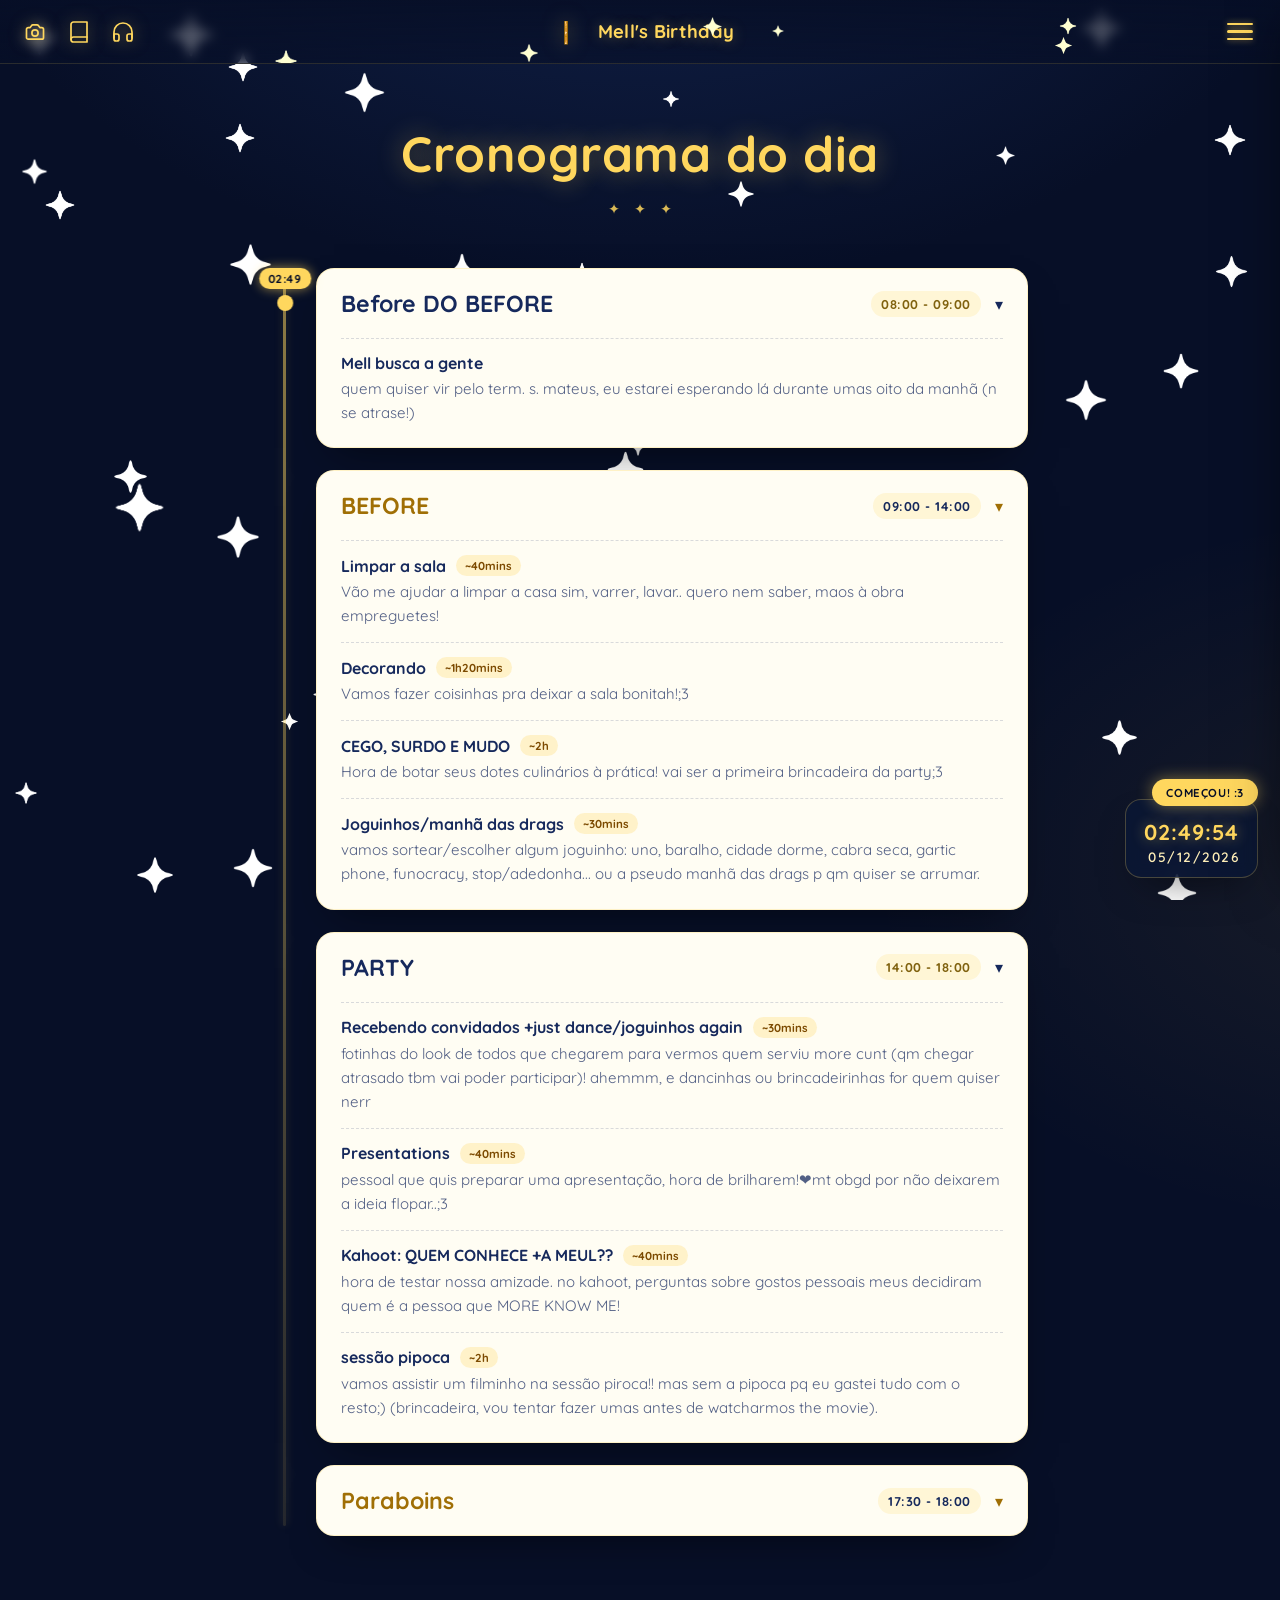
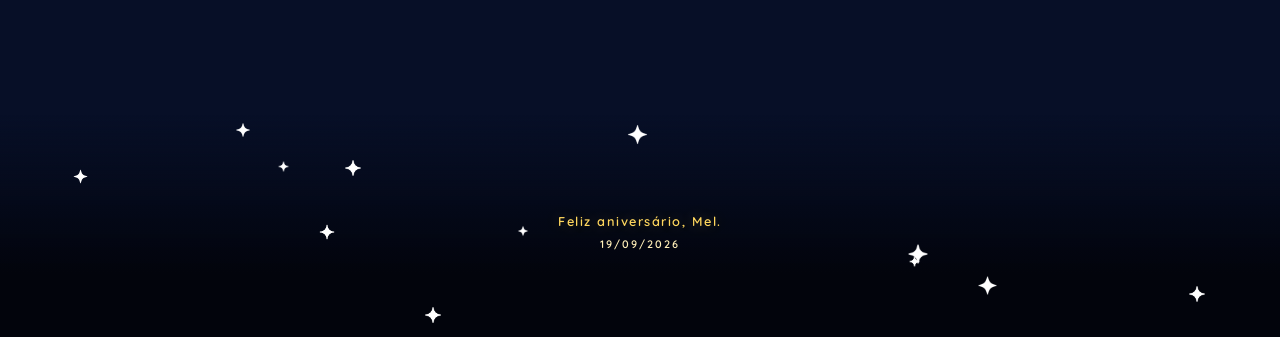
<file: index.html>
<!DOCTYPE html>
<html lang="pt-BR">
<head>
  <meta charset="UTF-8">
  <meta name="viewport" content="width=device-width, initial-scale=1.0">
  <meta name="theme-color" content="#0a1737">
  <title>Mell's Birthday — 19/09/2026</title>
  <link rel="manifest" href="manifest.webmanifest">
  <link rel="icon" type="image/gif" href="assets/pikura-star-20750_512.gif">
  <link rel="apple-touch-icon" href="assets/branding.png">
  <link rel="preconnect" href="https://fonts.googleapis.com">
  <link rel="preconnect" href="https://fonts.gstatic.com" crossorigin>
  <link href="https://fonts.googleapis.com/css2?family=Quicksand:wght@400;500;600;700&display=swap" rel="stylesheet">
  <link rel="stylesheet" href="css/base.css">
  <link rel="stylesheet" href="css/index.css">
</head>
<body>
  <main class="page" id="page">
    <header class="hero">
      <h1 class="hero-title">Cronograma do dia</h1>
      <div class="hero-deco" aria-hidden="true">
        <span>&#10022;</span><span>&#10022;</span><span>&#10022;</span>
      </div>
    </header>

    <section class="timeline" id="timeline" aria-label="Cronograma de eventos do dia">
      <div class="timeline-track" aria-hidden="true"></div>

      <div class="timeline-pointer" aria-hidden="true">
        <span class="pointer-chip" id="pointer-chip">--:--</span>
        <span class="pointer-ball"></span>
      </div>

      <div class="event-list">

        <article class="event-card" data-start="08:00" data-end="09:00">
          <button type="button" class="event-head" aria-expanded="true">
            <span class="event-title">Before DO BEFORE</span>
            <span class="event-time">08:00 - 09:00</span>
            <span class="event-chevron" aria-hidden="true"></span>
          </button>
          <div class="event-body">
            <ul class="event-items">
              <li class="event-item">
                <div class="item-head">
                  <span class="item-tag">Mell busca a gente</span>
                </div>
                <p class="item-desc">quem quiser vir pelo term. s. mateus, eu estarei esperando lá durante umas oito da manhã (n se atrase!)</p>
              </li>
            </ul>
          </div>
        </article>

        <article class="event-card" data-start="09:00" data-end="14:00">
          <button type="button" class="event-head" aria-expanded="true">
            <span class="event-title">BEFORE</span>
            <span class="event-time">09:00 - 14:00</span>
            <span class="event-chevron" aria-hidden="true"></span>
          </button>
          <div class="event-body">
            <ul class="event-items">
              <li class="event-item">
                <div class="item-head">
                  <span class="item-tag">Limpar a sala</span>
                  <span class="item-dur">~40mins</span>
                </div>
                <p class="item-desc">Vão me ajudar a limpar a casa sim, varrer, lavar.. quero nem saber, maos à obra empreguetes!</p>
              </li>
              <li class="event-item">
                <div class="item-head">
                  <span class="item-tag">Decorando</span>
                  <span class="item-dur">~1h20mins</span>
                </div>
                <p class="item-desc">Vamos fazer coisinhas pra deixar a sala bonitah!;3</p>
              </li>
              <li class="event-item">
                <div class="item-head">
                  <span class="item-tag">CEGO, SURDO E MUDO</span>
                  <span class="item-dur">~2h</span>
                </div>
                <p class="item-desc">Hora de botar seus dotes culinários à prática! vai ser a primeira brincadeira da party;3</p>
              </li>
              <li class="event-item">
                <div class="item-head">
                  <span class="item-tag">Joguinhos/manhã das drags</span>
                  <span class="item-dur">~30mins</span>
                </div>
                <p class="item-desc">vamos sortear/escolher algum joguinho: uno, baralho, cidade dorme, cabra seca, gartic phone, funocracy, stop/adedonha... ou a pseudo manhã das drags p qm quiser se arrumar.</p>
              </li>
            </ul>
          </div>
        </article>

        <article class="event-card" data-start="14:00" data-end="18:00">
          <button type="button" class="event-head" aria-expanded="true">
            <span class="event-title">PARTY</span>
            <span class="event-time">14:00 - 18:00</span>
            <span class="event-chevron" aria-hidden="true"></span>
          </button>
          <div class="event-body">
            <ul class="event-items">
              <li class="event-item">
                <div class="item-head">
                  <span class="item-tag">Recebendo convidados +just dance/joguinhos again</span>
                  <span class="item-dur">~30mins</span>
                </div>
                <p class="item-desc">fotinhas do look de todos que chegarem para vermos quem serviu more cunt (qm chegar atrasado tbm vai poder participar)! ahemmm, e dancinhas ou brincadeirinhas for quem quiser nerr</p>
              </li>
              <li class="event-item">
                <div class="item-head">
                  <span class="item-tag">Presentations</span>
                  <span class="item-dur">~40mins</span>
                </div>
                <p class="item-desc">pessoal que quis preparar uma apresentação, hora de brilharem!❤️mt obgd por não deixarem a ideia flopar..;3</p>
              </li>
              <li class="event-item">
                <div class="item-head">
                  <span class="item-tag">Kahoot: QUEM CONHECE +A MEUL??</span>
                  <span class="item-dur">~40mins</span>
                </div>
                <p class="item-desc">hora de testar nossa amizade. no kahoot, perguntas sobre gostos pessoais meus decidiram quem é a pessoa que MORE KNOW ME!</p>
              </li>
              <li class="event-item">
                <div class="item-head">
                  <span class="item-tag">sessão pipoca</span>
                  <span class="item-dur">~2h</span>
                </div>
                <p class="item-desc">vamos assistir um filminho na sessão piroca!! mas sem a pipoca pq eu gastei tudo com o resto;) (brincadeira, vou tentar fazer umas antes de watcharmos the movie).</p>
              </li>
            </ul>
          </div>
        </article>

        <article class="event-card" data-start="17:30" data-end="18:00">
          <button type="button" class="event-head" aria-expanded="true">
            <span class="event-title">Paraboins</span>
            <span class="event-time">17:30 - 18:00</span>
            <span class="event-chevron" aria-hidden="true"></span>
          </button>
          <div class="event-body"></div>
        </article>

      </div>
    </section>
  </main>

  <script src="js/base.js"></script>
  <script src="js/index.js"></script>
</body>
</html>
</file>
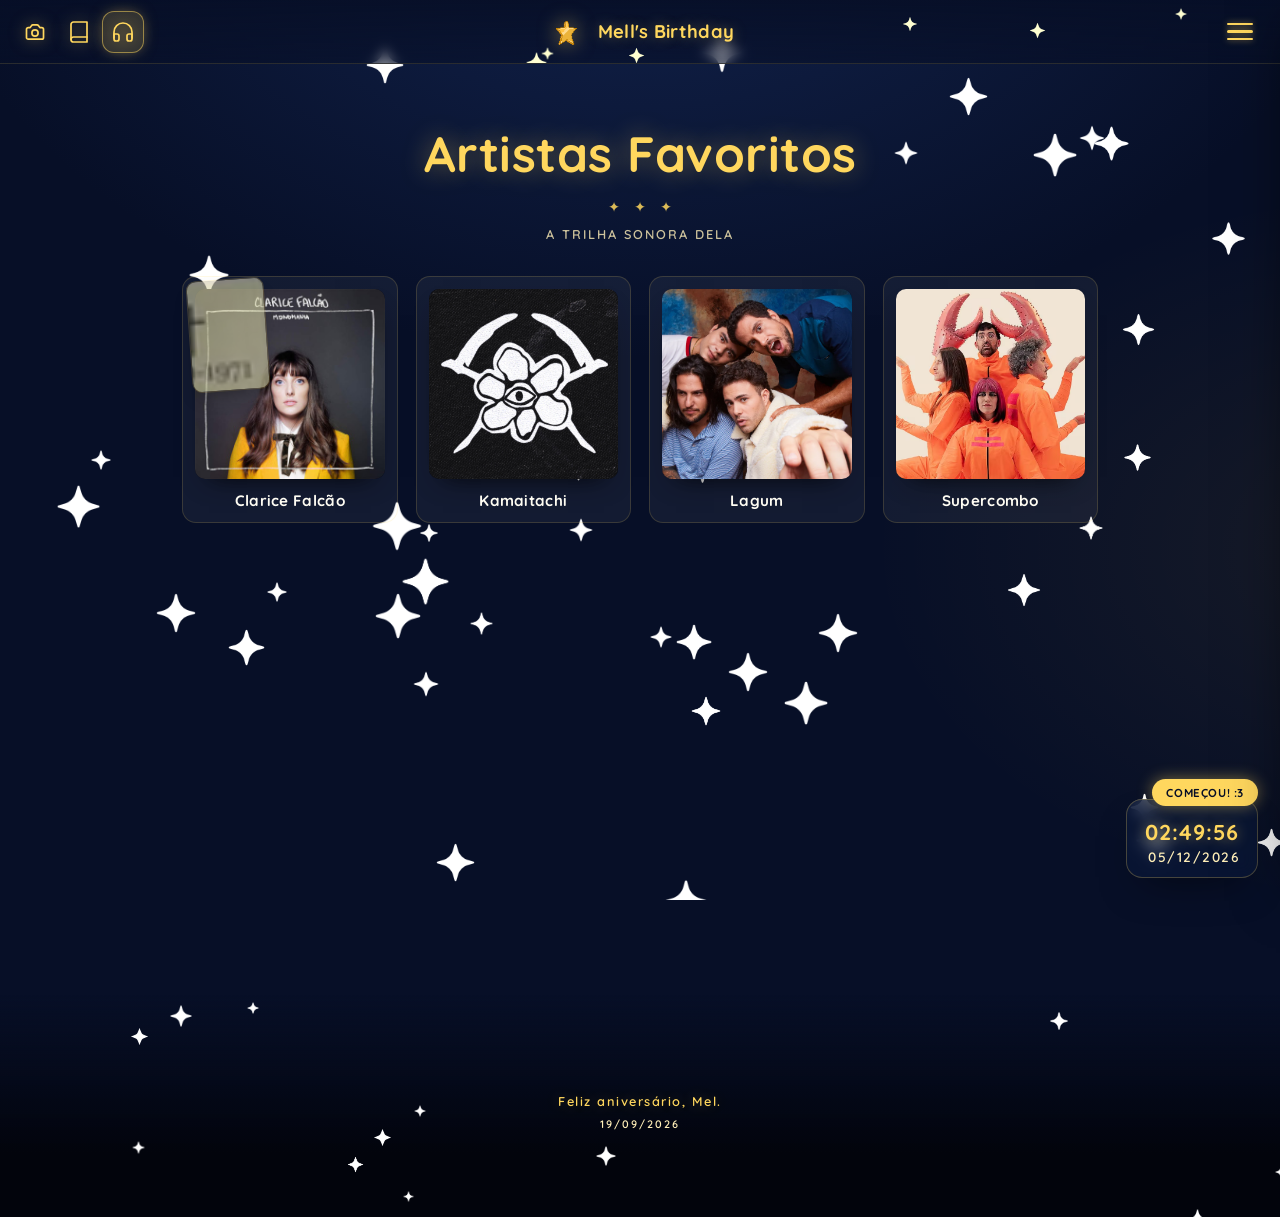
<file: artistas.html>
<!DOCTYPE html>
<html lang="pt-BR">
<head>
  <meta charset="UTF-8">
  <meta name="viewport" content="width=device-width, initial-scale=1.0">
  <meta name="theme-color" content="#0a1737">
  <title>Artistas Favoritos — Mell's Birthday</title>
  <link rel="manifest" href="manifest.webmanifest">
  <link rel="icon" type="image/gif" href="assets/pikura-star-20750_512.gif">
  <link rel="apple-touch-icon" href="assets/branding.png">
  <link rel="preconnect" href="https://fonts.googleapis.com">
  <link rel="preconnect" href="https://fonts.gstatic.com" crossorigin>
  <link href="https://fonts.googleapis.com/css2?family=Quicksand:wght@400;500;600;700&display=swap" rel="stylesheet">
  <link rel="stylesheet" href="css/base.css">
  <link rel="stylesheet" href="css/artistas.css">
</head>
<body>
  <main class="page page--artistas" id="page"></main>

  <script src="js/base.js"></script>
  <script src="js/artistas.js"></script>
</body>
</html>
</file>
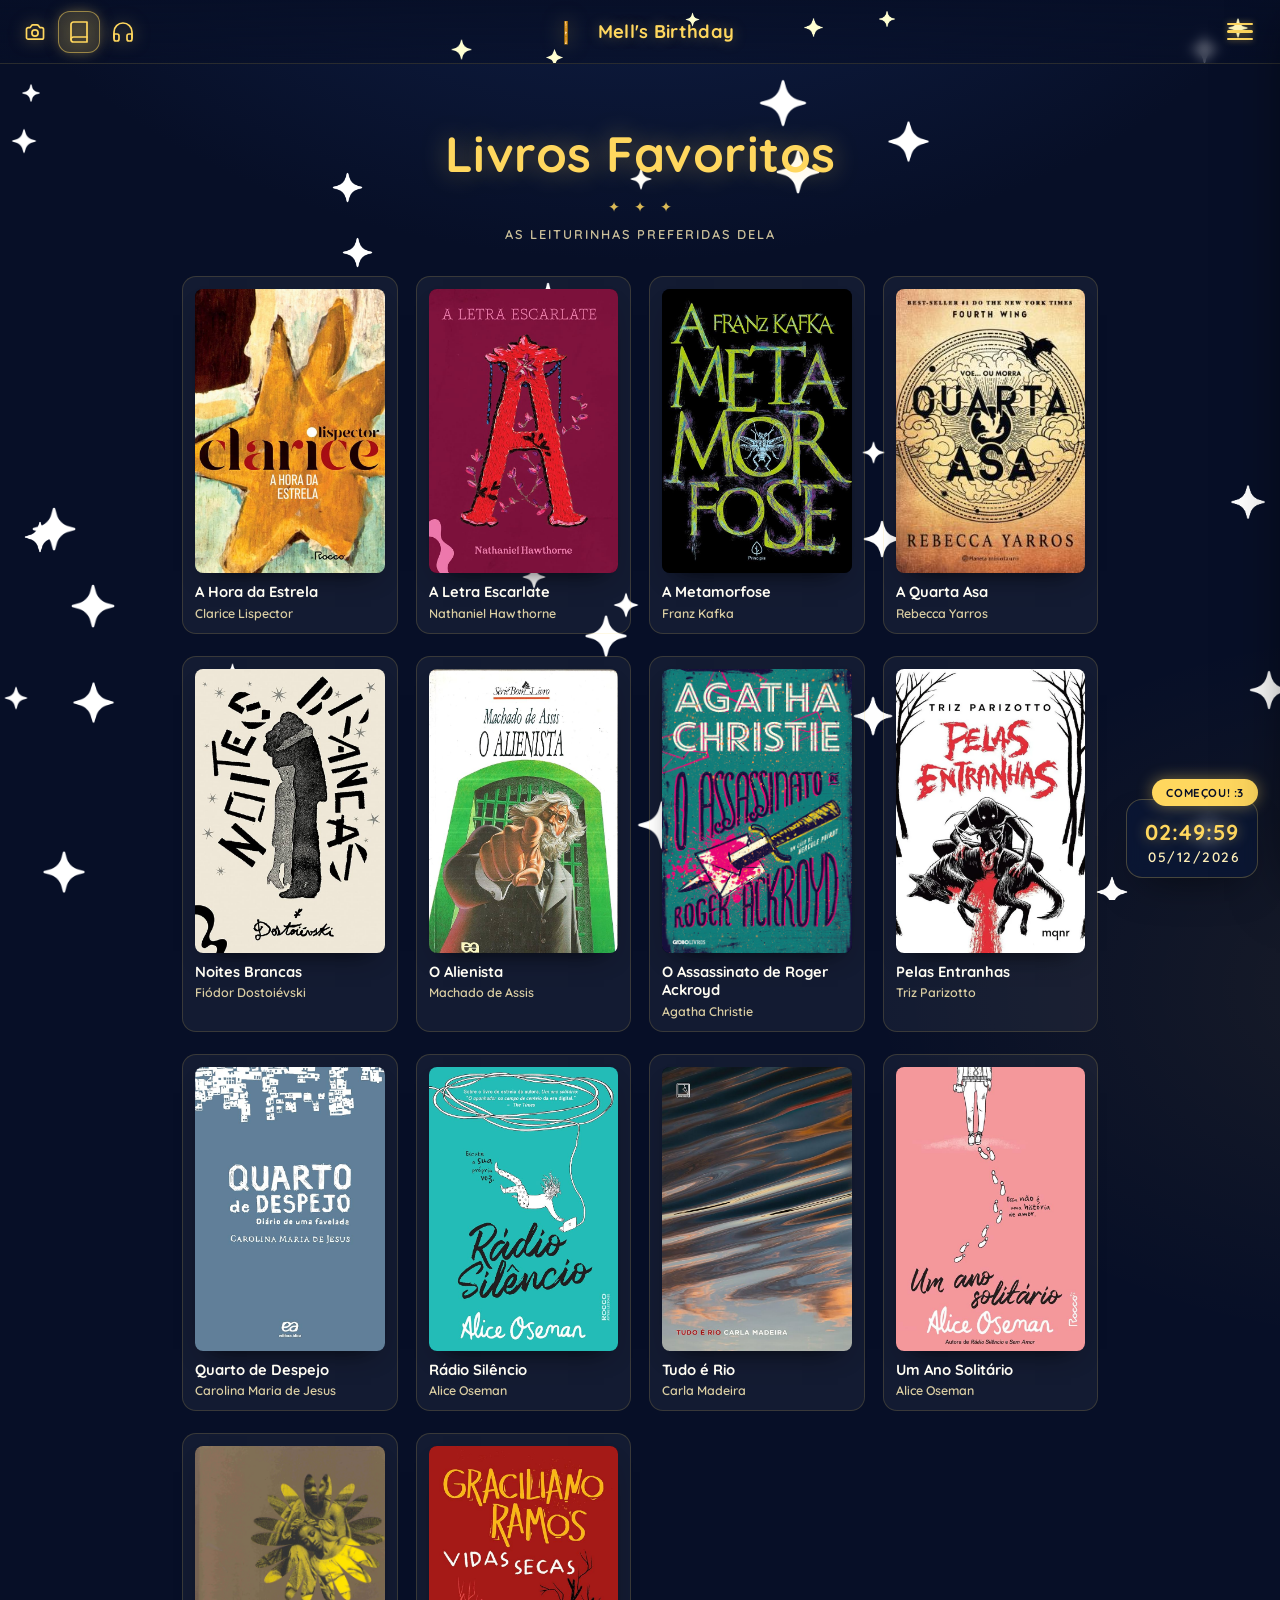
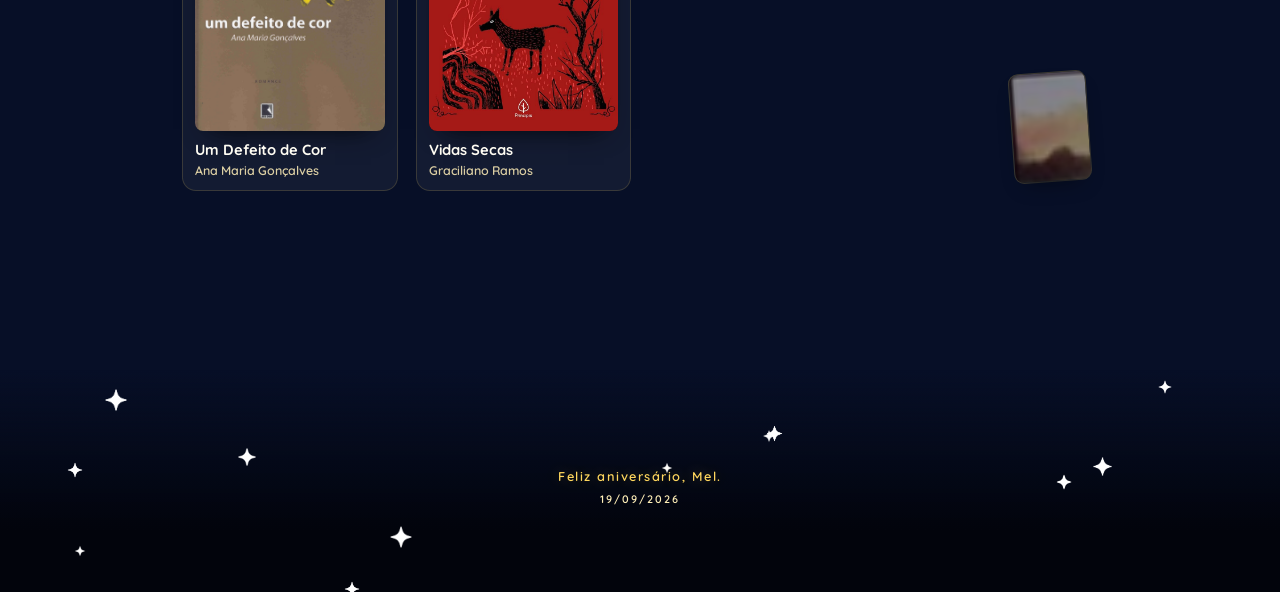
<file: livros.html>
<!DOCTYPE html>
<html lang="pt-BR">
<head>
  <meta charset="UTF-8">
  <meta name="viewport" content="width=device-width, initial-scale=1.0">
  <meta name="theme-color" content="#0a1737">
  <title>Livros Favoritos — Mell's Birthday</title>
  <link rel="manifest" href="manifest.webmanifest">
  <link rel="icon" type="image/gif" href="assets/pikura-star-20750_512.gif">
  <link rel="apple-touch-icon" href="assets/branding.png">
  <link rel="preconnect" href="https://fonts.googleapis.com">
  <link rel="preconnect" href="https://fonts.gstatic.com" crossorigin>
  <link href="https://fonts.googleapis.com/css2?family=Quicksand:wght@400;500;600;700&display=swap" rel="stylesheet">
  <link rel="stylesheet" href="css/base.css">
  <link rel="stylesheet" href="css/livros.css">
</head>
<body>
  <main class="page page--livros" id="page"></main>

  <script src="js/base.js"></script>
  <script src="js/livros.js"></script>
</body>
</html>
</file>
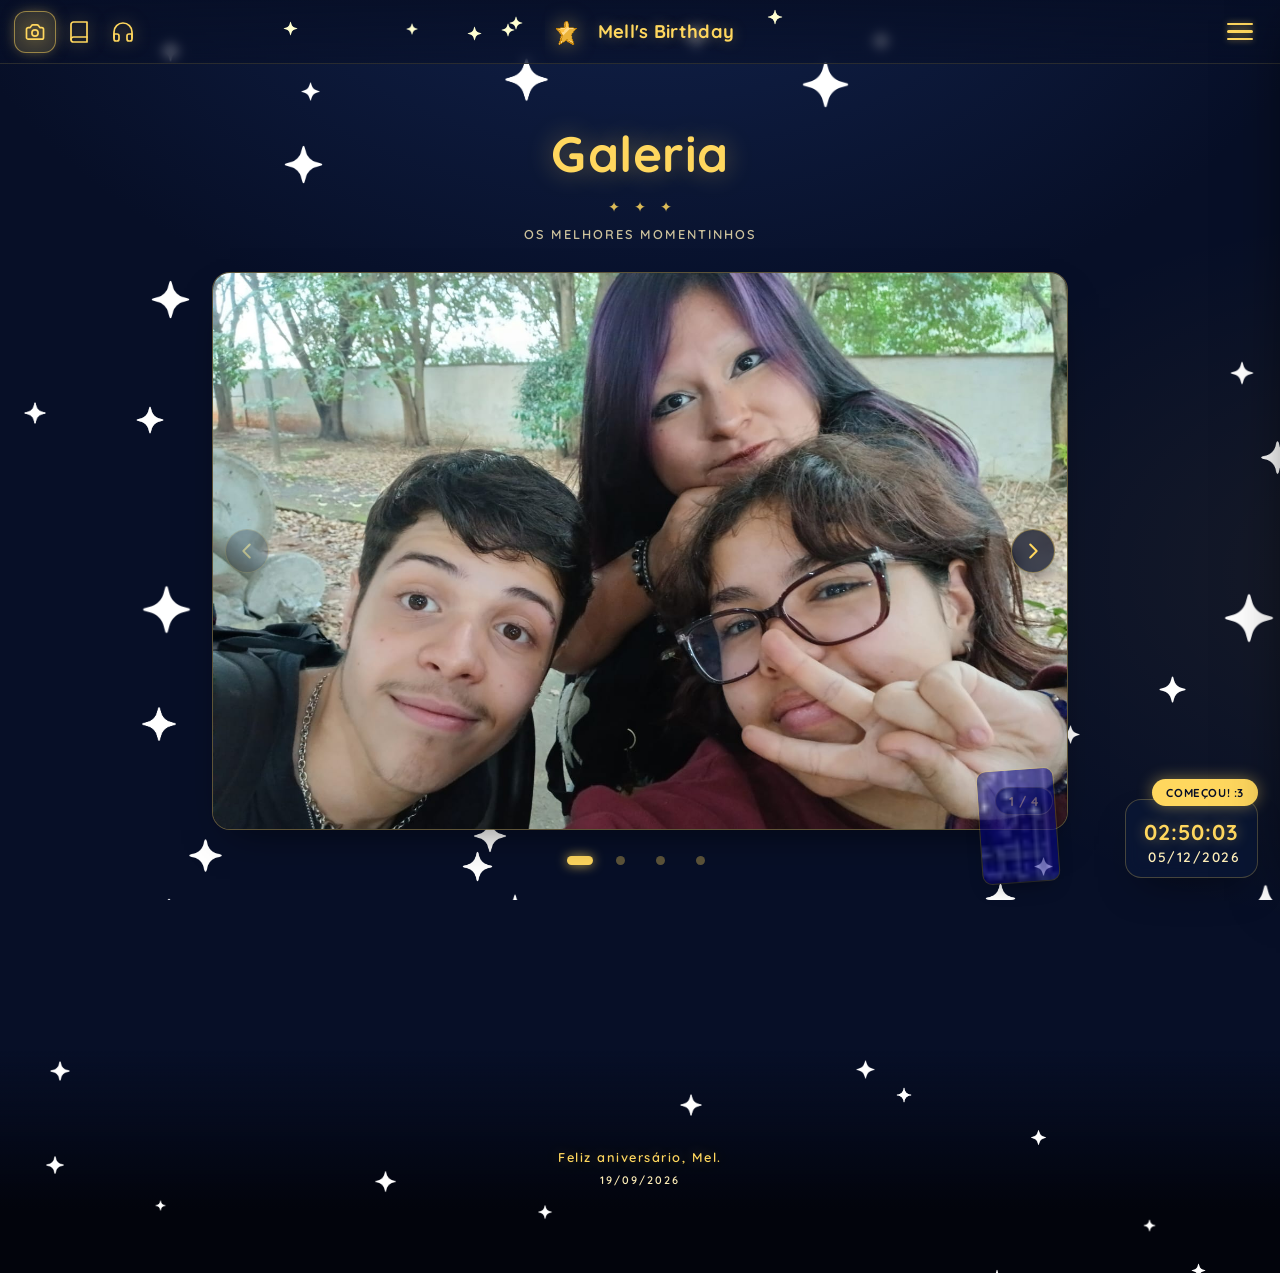
<file: photos.html>
<!DOCTYPE html>
<html lang="pt-BR">
<head>
  <meta charset="UTF-8">
  <meta name="viewport" content="width=device-width, initial-scale=1.0">
  <meta name="theme-color" content="#0a1737">
  <title>Fotos — Mell's Birthday</title>
  <link rel="manifest" href="manifest.webmanifest">
  <link rel="icon" type="image/gif" href="assets/pikura-star-20750_512.gif">
  <link rel="apple-touch-icon" href="assets/branding.png">
  <link rel="preconnect" href="https://fonts.googleapis.com">
  <link rel="preconnect" href="https://fonts.gstatic.com" crossorigin>
  <link href="https://fonts.googleapis.com/css2?family=Quicksand:wght@400;500;600;700&display=swap" rel="stylesheet">
  <link rel="stylesheet" href="css/base.css">
  <link rel="stylesheet" href="css/photos.css">
</head>
<body>
  <main class="page page--photos" id="page"></main>

  <script src="js/base.js"></script>
  <script src="js/photos.js"></script>
</body>
</html>
</file>
<file: css/base.css>
*,
*::before,
*::after {
  box-sizing: border-box;
  margin: 0;
  padding: 0;
}

:root {
  --navy-950: #04091a;
  --navy-900: #070f27;
  --navy-800: #0a1737;
  --navy-700: #112252;
  --navy-600: #1c3570;
  --gold: #ffd75e;
  --gold-2: #ffc833;
  --gold-soft: #ffefb8;
  --cream: #fffdf3;
  --ink: #16295c;
  --radius: 18px;
  --shadow: 0 18px 40px -18px rgba(0, 0, 0, 0.55);
  --font: "Quicksand", system-ui, -apple-system, "Segoe UI", Roboto, sans-serif;
}

html {
  scroll-behavior: smooth;
}

body {
  font-family: var(--font);
  min-height: 100vh;
  overflow-x: hidden;
  color: var(--cream);
  background:
    radial-gradient(1200px 800px at 50% -10%, rgba(28, 53, 112, 0.55), transparent 60%),
    radial-gradient(900px 600px at 110% 45%, rgba(255, 200, 51, 0.07), transparent 60%),
    var(--navy-900);
}

body.menu-open {
  overflow: hidden;
}

img {
  max-width: 100%;
  display: block;
}

button {
  font: inherit;
  touch-action: manipulation;
  -webkit-tap-highlight-color: transparent;
}

/* ---------- Estrelas de fundo ---------- */
.stars-bg {
  position: fixed;
  inset: 0;
  z-index: 0;
  pointer-events: none;
  overflow: hidden;
}

.star {
  position: absolute;
  pointer-events: none;
  background: url("../assets/brilhar.png") center / contain no-repeat;
  filter: brightness(0) invert(1) brightness(1.25);
  animation: twinkle var(--dur, 3.2s) ease-in-out infinite alternate;
}

.star--nav {
  filter: brightness(0) invert(1) sepia(1) saturate(5) hue-rotate(-12deg) brightness(1.15);
}

.star--foot {
  filter: brightness(0) invert(1);
}

@keyframes twinkle {
  0%,
  100% {
    opacity: 0.2;
    transform: rotate(-6deg) scale(0.85);
  }
  50% {
    opacity: 1;
    transform: rotate(6deg) scale(1.1);
  }
}

/* ---------- Navbar ---------- */
.navbar {
  position: fixed;
  top: 0;
  left: 0;
  right: 0;
  z-index: 50;
  height: 64px;
  display: flex;
  align-items: center;
  justify-content: center;
  overflow: hidden;
  background: linear-gradient(180deg, rgba(7, 15, 39, 0.92), rgba(7, 15, 39, 0.55));
  border-bottom: 1px solid rgba(255, 215, 94, 0.14);
  backdrop-filter: blur(6px);
  -webkit-backdrop-filter: blur(6px);
}

.nav-logo {
  display: flex;
  align-items: center;
  gap: 10px;
  text-decoration: none;
}

.nav-logo img {
  width: 42px;
  height: 42px;
  animation: bob 3.5s ease-in-out infinite;
  filter: drop-shadow(0 0 10px rgba(255, 215, 94, 0.55));
}

.nav-brand-text {
  font-size: 1.15rem;
  font-weight: 700;
  color: var(--gold);
  letter-spacing: 0.3px;
  white-space: nowrap;
  text-shadow: 0 0 14px rgba(255, 215, 94, 0.35);
}

@keyframes bob {
  0%,
  100% {
    transform: translateY(0);
  }
  50% {
    transform: translateY(-3px);
  }
}

/* estrelas cadentes */
.nav-shoot {
  position: absolute;
  top: var(--y, 40%);
  left: 105%;
  width: 96px;
  height: 2px;
  border-radius: 999px;
  opacity: 0;
  background: linear-gradient(270deg, rgba(255, 215, 94, 0) 0%, rgba(255, 215, 94, 0.85) 60%, #fff3c4 100%);
  box-shadow: 0 0 10px rgba(255, 215, 94, 0.8);
  animation: shoot var(--d, 5s) linear var(--delay, 0s) infinite;
}

@keyframes shoot {
  0% {
    transform: translateX(0) rotate(8deg);
    opacity: 0;
  }
  4% {
    opacity: 1;
  }
  30% {
    transform: translateX(-120px) rotate(8deg);
    opacity: 0;
  }
  100% {
    transform: translateX(-120px) rotate(8deg);
    opacity: 0;
  }
}

/* hamburguer */
.menu-toggle {
  position: absolute;
  right: 18px;
  top: 50%;
  transform: translateY(-50%);
  z-index: 60;
  width: 44px;
  height: 44px;
  border: 0;
  border-radius: 12px;
  background: none;
  cursor: pointer;
  display: flex;
  flex-direction: column;
  align-items: center;
  justify-content: center;
  gap: 5px;
}

.menu-toggle span {
  display: block;
  width: 26px;
  height: 2.5px;
  border-radius: 2px;
  background: var(--gold);
  box-shadow: 0 0 6px rgba(255, 215, 94, 0.6);
}

.menu-toggle:hover {
  background: rgba(255, 215, 94, 0.12);
}

/* atalhos da navbar (galeria / livros / artistas) */
.nav-actions {
  position: absolute;
  left: 14px;
  top: 50%;
  transform: translateY(-50%);
  z-index: 60;
  display: flex;
  align-items: center;
  gap: 2px;
}

.nav-icon {
  width: 42px;
  height: 42px;
  display: grid;
  place-items: center;
  border-radius: 12px;
  color: var(--gold);
  text-decoration: none;
  transition: background 0.2s ease, transform 0.2s ease;
}

.nav-icon:hover {
  background: rgba(255, 215, 94, 0.12);
  transform: scale(1.07);
}

.nav-icon:focus-visible {
  outline: 2px solid var(--gold);
  outline-offset: 2px;
}

.nav-icon svg {
  width: 24px;
  height: 24px;
  filter: drop-shadow(0 0 8px rgba(255, 215, 94, 0.5));
}

.nav-icon.is-active {
  background: rgba(255, 215, 94, 0.16);
  box-shadow: inset 0 0 0 1px rgba(255, 215, 94, 0.5), 0 0 16px -4px rgba(255, 215, 94, 0.5);
}

.nav-icon.is-active svg {
  filter: drop-shadow(0 0 10px rgba(255, 215, 94, 0.9));
}

/* ---------- Menu (convidados) ---------- */
.menu-backdrop {
  position: fixed;
  inset: 0;
  z-index: 70;
  background: rgba(4, 9, 26, 0.55);
  backdrop-filter: blur(4px);
  -webkit-backdrop-filter: blur(4px);
  opacity: 0;
  visibility: hidden;
  transition: opacity 0.4s ease, visibility 0.4s ease;
}

body.menu-open .menu-backdrop {
  opacity: 1;
  visibility: visible;
}

.menu-panel {
  position: fixed;
  top: 0;
  right: 0;
  bottom: 0;
  z-index: 80;
  width: min(420px, 100%);
  display: flex;
  flex-direction: column;
  overflow: hidden;
  background: linear-gradient(180deg, var(--navy-700), var(--navy-900));
  border-left: 1px solid rgba(255, 215, 94, 0.18);
  box-shadow: -24px 0 60px -20px rgba(0, 0, 0, 0.7);
  transform: translateX(105%);
  transition: transform 0.5s cubic-bezier(0.22, 1, 0.36, 1);
}

body.menu-open .menu-panel {
  transform: translateX(0);
}

.menu-head {
  display: flex;
  align-items: center;
  gap: 12px;
  padding: 18px 22px;
  border-bottom: 1px dashed rgba(255, 215, 94, 0.22);
}

.menu-brand {
  display: flex;
  flex: 1;
  min-width: 0;
  align-items: center;
  gap: 10px;
}

.menu-brand img {
  width: 40px;
  height: 40px;
  flex: none;
  filter: drop-shadow(0 0 8px rgba(255, 215, 94, 0.5));
}

.menu-brand h2 {
  font-size: 1.25rem;
  font-weight: 700;
  color: var(--gold);
  letter-spacing: 0.3px;
  white-space: nowrap;
}

.menu-clock {
  display: none;
  flex-direction: column;
  align-items: flex-end;
  gap: 2px;
  padding-left: 12px;
  border-left: 1px solid rgba(255, 215, 94, 0.25);
}

.menu-close {
  width: 38px;
  height: 38px;
  flex: none;
  border: 0;
  border-radius: 10px;
  background: none;
  color: var(--gold);
  font-size: 1.6rem;
  line-height: 1;
  cursor: pointer;
  display: grid;
  place-items: center;
  transition: background 0.2s ease, transform 0.3s ease;
}

.menu-close:hover {
  background: rgba(255, 215, 94, 0.15);
  transform: rotate(90deg);
}

.menu-body {
  flex: 1;
  overflow-y: auto;
  padding: 28px 22px 48px;
}

.menu-eyebrow {
  font-size: 0.72rem;
  font-weight: 600;
  letter-spacing: 2px;
  text-transform: uppercase;
  color: rgba(255, 240, 187, 0.6);
  margin-bottom: 6px;
}

.menu-title {
  display: flex;
  align-items: center;
  gap: 10px;
  font-size: 1.5rem;
  font-weight: 700;
  color: var(--gold);
  margin-bottom: 20px;
}

.menu-title::after {
  content: "";
  flex: 1;
  height: 1px;
  background: linear-gradient(90deg, rgba(255, 215, 94, 0.5), transparent);
}

.guest-list {
  list-style: none;
  display: flex;
  flex-direction: column;
  gap: 10px;
}

.guest {
  display: flex;
  align-items: center;
  gap: 14px;
  padding: 10px 14px;
  border-radius: 14px;
  background: rgba(255, 253, 243, 0.06);
  border: 1px solid rgba(255, 215, 94, 0.12);
  transition: background 0.25s ease, transform 0.25s ease, border-color 0.25s ease;
}

.guest:hover {
  background: rgba(255, 215, 94, 0.12);
  border-color: rgba(255, 215, 94, 0.4);
  transform: translateX(6px);
}

.guest-avatar {
  width: 46px;
  height: 46px;
  flex: none;
  border-radius: 50%;
  display: grid;
  place-items: center;
  font-size: 1.2rem;
  font-weight: 700;
  color: #fff;
  text-shadow: 0 1px 3px rgba(0, 0, 0, 0.35);
  box-shadow: 0 6px 16px -6px rgba(0, 0, 0, 0.5), 0 0 0 3px rgba(255, 255, 255, 0.14);
}

.guest-name {
  font-size: 1.05rem;
  font-weight: 600;
  color: var(--cream);
  letter-spacing: 0.3px;
}

/* easter eggs: convidados especiais (Ordem Paranormal) */
.guest-avatar--photo {
  overflow: hidden;
  background: var(--navy-900);
}

.guest-avatar--photo img {
  width: 100%;
  height: 100%;
  object-fit: cover;
}

.guest--special {
  border-color: rgba(255, 215, 94, 0.3);
  background: rgba(255, 215, 94, 0.07);
}

.guest--special .guest-name {
  color: var(--gold-soft);
}

/* ---------- Relógio + contagem (acima do footer, canto direito) ---------- */
.clock-stack {
  position: sticky;
  bottom: 22px;
  z-index: 40;
  width: max-content;
  max-width: calc(100% - 44px);
  margin: 0 22px 0 auto;
  display: flex;
  flex-direction: column;
  align-items: flex-end;
  pointer-events: none;
}

.clock-stack > * {
  pointer-events: auto;
}

.clock-timer {
  padding: 6px 14px;
  border-radius: 999px;
  background: var(--gold);
  color: var(--navy-900);
  font-size: 0.72rem;
  font-weight: 700;
  letter-spacing: 0.6px;
  text-transform: uppercase;
  white-space: nowrap;
  box-shadow: 0 0 16px rgba(255, 215, 94, 0.45);
}

.clock-fixed {
  display: none;
  flex-direction: column;
  align-items: flex-end;
  gap: 3px;
  padding: 18px 18px 12px;
  border-radius: 16px;
  background: rgba(10, 23, 55, 0.75);
  border: 1px solid rgba(255, 215, 94, 0.25);
  backdrop-filter: blur(8px);
  -webkit-backdrop-filter: blur(8px);
  box-shadow: var(--shadow);
  color: var(--gold);
  font-variant-numeric: tabular-nums;
}

.clock-fixed .c-time {
  font-size: 1.35rem;
  font-weight: 700;
  letter-spacing: 1px;
  text-shadow: 0 0 14px rgba(255, 215, 94, 0.45);
}

.clock-fixed .c-date,
.menu-clock .c-date {
  font-size: 0.85rem;
  font-weight: 600;
  color: var(--gold-soft);
  letter-spacing: 1.5px;
}

/* ---------- Conteúdo / página ---------- */
.page {
  position: relative;
  z-index: 1;
  max-width: 820px;
  min-height: calc(100vh - 64px);
  margin: 0 auto;
  padding: 104px 22px 20px;
}

/* ---------- Footer ---------- */
.site-footer {
  position: relative;
  z-index: 2;
  overflow: hidden;
  margin-top: 60px;
  background: linear-gradient(180deg, rgba(4, 9, 26, 0) 0%, rgba(5, 10, 26, 0.85) 34%, #02040c 72%);
  opacity: 0;
  transform: translateY(24px);
  transition: opacity 0.9s ease, transform 0.9s ease;
}

.site-footer.is-in {
  opacity: 1;
  transform: none;
}

.foot-inner {
  position: relative;
  z-index: 1;
  padding: 98px 24px 86px;
  text-align: center;
}

.foot-wish {
  font-size: 0.8rem;
  font-weight: 600;
  color: var(--gold);
  letter-spacing: 1.5px;
  text-shadow: 0 0 14px rgba(255, 215, 94, 0.3);
}

.foot-date {
  margin-top: 8px;
  font-size: 0.68rem;
  font-weight: 600;
  color: var(--gold-soft);
  letter-spacing: 2px;
}

/* ---------- Puzzle dos Seasons ---------- */
.puzzle-piece {
  width: 76px;
  aspect-ratio: var(--season-aspect, 0.69);
  padding: 0;
  border: 0;
  border-radius: 9px;
  background-color: var(--navy-800);
  background-repeat: no-repeat;
  background-size: 200% 200%;
  cursor: pointer;
  opacity: 0.6;
  transform: rotate(-4deg);
  box-shadow: 0 10px 22px -10px rgba(0, 0, 0, 0.8), 0 0 0 1px rgba(255, 215, 94, 0.35);
  transition: opacity 2.6s ease, transform 0.25s ease, box-shadow 0.25s ease;
}

@media (hover: hover) {
  .puzzle-piece:hover {
    opacity: 1;
    transform: rotate(0deg) scale(1.08);
    box-shadow: 0 12px 26px -10px rgba(0, 0, 0, 0.85), 0 0 16px rgba(255, 215, 94, 0.6);
  }
}

.puzzle-piece:focus-visible {
  outline: 2px solid var(--gold);
  outline-offset: 3px;
}

.puzzle-piece.is-collected {
  opacity: 0;
  transform: rotate(-4deg) scale(0.7);
  pointer-events: none;
}

/* esconderijo dentro do menu de convidados */
.menu-puzzle {
  display: flex;
  justify-content: flex-end;
  margin-top: 26px;
}

.puzzle-frame {
  position: absolute;
  right: 26px;
  top: 50%;
  transform: translateY(-50%);
  z-index: 3;
  padding: 5px;
  border-radius: 5px;
  background: linear-gradient(135deg, #f0c766, #9a6516);
  box-shadow: 0 14px 30px -12px rgba(0, 0, 0, 0.85), inset 0 0 0 2px rgba(255, 245, 210, 0.4);
}

.puzzle-frame[hidden] {
  display: none;
}

.puzzle-board {
  position: relative;
  display: grid;
  grid-template-columns: 1fr 1fr;
  grid-template-rows: 1fr 1fr;
  height: 100px;
  aspect-ratio: var(--season-aspect, 0.69);
  padding: 0;
  border: 0;
  border-radius: 2px;
  background: #0a1737;
  overflow: hidden;
  cursor: default;
  box-shadow: inset 0 0 0 1px rgba(0, 0, 0, 0.55);
}

.puzzle-cell {
  background-repeat: no-repeat;
  background-size: 200% 200%;
  opacity: 0;
  transition: opacity 0.6s ease;
}

.puzzle-cell.is-found {
  opacity: 1;
}

.puzzle-board.is-complete {
  cursor: pointer;
}

.puzzle-cube {
  grid-column: 1 / -1;
  grid-row: 1 / -1;
  display: none;
  width: 100%;
  height: 100%;
  object-fit: contain;
}

.puzzle-board.is-solved {
  cursor: default;
  background: transparent;
  box-shadow: none;
}

.puzzle-frame.is-solved {
  padding: 0;
  background: none;
  box-shadow: none;
  border-radius: 0;
}

.puzzle-board.is-solved .puzzle-cell {
  display: none;
}

.puzzle-board.is-solved .puzzle-cube {
  display: block;
}

/* ---------- Responsivo / estados ---------- */
@media (min-width: 769px) {
  .clock-fixed {
    display: flex;
  }

  .clock-timer {
    position: relative;
    z-index: 1;
    margin-bottom: -7px;
  }
}

@media (max-width: 768px) {
  .menu-clock {
    display: flex;
  }

  .menu-panel {
    width: 100%;
    border-left: none;
    border-top: 1px solid rgba(255, 215, 94, 0.18);
  }

  .menu-brand h2 {
    font-size: 1.1rem;
  }
}

@media (max-width: 640px) {
  .nav-actions {
    left: 6px;
    gap: 0;
  }

  .nav-icon {
    width: 36px;
    height: 36px;
  }

  .nav-icon svg {
    width: 21px;
    height: 21px;
  }

  .nav-brand-text {
    display: none;
  }

  .puzzle-frame {
    right: 14px;
    padding: 4px;
  }

  .puzzle-board {
    height: 76px;
  }

  .puzzle-piece {
    width: 62px;
  }
}

@media (max-width: 420px) {
  .menu-head {
    padding: 14px 16px;
  }

  .menu-body {
    padding: 22px 16px 40px;
  }
}

@media (prefers-reduced-motion: reduce) {
  *,
  *::before,
  *::after {
    animation-duration: 0.001s !important;
    animation-iteration-count: 1 !important;
    transition-duration: 0.001s !important;
  }
}
</file>
<file: css/index.css>
/* ---------- Hero ---------- */
.hero {
  text-align: center;
  margin: 18px 0 50px;
}

.hero-title {
  font-size: clamp(2rem, 6vw, 3.1rem);
  font-weight: 700;
  color: var(--gold);
  letter-spacing: 0.5px;
  text-shadow: 0 0 26px rgba(255, 215, 94, 0.4);
}

.hero-deco {
  display: flex;
  justify-content: center;
  gap: 14px;
  margin-top: 16px;
  color: var(--gold);
  font-size: 0.9rem;
  opacity: 0.85;
}

.hero-deco span {
  animation: sparkle 2.4s ease-in-out infinite;
}

.hero-deco span:nth-child(2) {
  animation-delay: 0.5s;
}

.hero-deco span:nth-child(3) {
  animation-delay: 1s;
}

@keyframes sparkle {
  0%,
  100% {
    opacity: 0.35;
    transform: scale(0.9);
  }
  50% {
    opacity: 1;
    transform: scale(1.25);
  }
}

/* ---------- Timeline ---------- */
.timeline {
  position: relative;
  padding-left: 64px;
}

.timeline-track {
  position: absolute;
  left: 31px;
  top: 10px;
  bottom: 10px;
  width: 3px;
  border-radius: 3px;
  background: linear-gradient(180deg, rgba(255, 215, 94, 0.55), rgba(255, 215, 94, 0.12));
  box-shadow: 0 0 10px rgba(255, 215, 94, 0.2);
}

.timeline-pointer {
  position: absolute;
  left: 32.5px;
  top: 0;
  z-index: 3;
  display: flex;
  flex-direction: column;
  align-items: center;
  transform: translate(-50%, 0);
  transition: transform 1s linear;
  will-change: transform;
  cursor: grab;
  touch-action: none;
  user-select: none;
  -webkit-user-select: none;
}

.timeline-pointer::before {
  content: "";
  position: absolute;
  left: -26px;
  right: 6px;
  top: -12px;
  bottom: -12px;
}

.timeline-pointer.is-dragging {
  transition: none;
  cursor: grabbing;
}

.pointer-chip {
  padding: 3px 9px;
  border-radius: 999px;
  background: var(--gold);
  color: var(--navy-900);
  font-size: 0.72rem;
  font-weight: 700;
  letter-spacing: 0.5px;
  white-space: nowrap;
  box-shadow: 0 0 12px rgba(255, 215, 94, 0.6);
}

.pointer-ball {
  width: 16px;
  height: 16px;
  margin-top: 6px;
  border-radius: 50%;
  background: var(--gold);
  animation: pulse 1.6s ease-in-out infinite;
}

@keyframes pulse {
  0%,
  100% {
    box-shadow: 0 0 0 5px rgba(255, 215, 94, 0.18), 0 0 18px rgba(255, 215, 94, 0.9);
  }
  50% {
    box-shadow: 0 0 0 9px rgba(255, 215, 94, 0.06), 0 0 26px rgba(255, 215, 94, 1);
  }
}

/* ---------- Cards de evento ---------- */
.event-list {
  display: flex;
  flex-direction: column;
  gap: 22px;
}

.event-card {
  position: relative;
  overflow: hidden;
  border-radius: var(--radius);
  background: var(--cream);
  border: 1px solid rgba(255, 215, 94, 0.3);
  box-shadow: var(--shadow);
  opacity: 0;
  transform: translateY(26px);
  transition: transform 0.3s ease, box-shadow 0.3s ease, opacity 0.5s ease;
  --t1: var(--ink);
  --t2: #80620f;
  --item: var(--ink);
}

.event-card:nth-of-type(even) {
  --t1: #a06f05;
  --t2: var(--ink);
}

.event-card.is-in {
  opacity: 1;
  transform: none;
}

@media (hover: hover) {
  .event-card:hover {
    transform: translateY(-3px);
    box-shadow: 0 24px 48px -20px rgba(0, 0, 0, 0.65);
  }
}

.event-card.is-active {
  background: var(--navy-800) url("../assets/starfall-gif-46.gif") center / cover no-repeat;
  border-color: var(--gold);
}

.event-card.is-active::before {
  content: "";
  position: absolute;
  inset: 0;
  z-index: 0;
  background: rgba(5, 11, 28, 0.45);
}

.event-card.is-active {
  --t1: #fff;
  --t2: #fff;
  --item: #fff;
}

.event-head {
  position: relative;
  z-index: 2;
  width: 100%;
  display: flex;
  align-items: center;
  gap: 14px;
  padding: 20px 24px;
  border: 0;
  background: transparent;
  cursor: pointer;
  text-align: left;
  color: inherit;
}

.event-title {
  flex: 1;
  font-size: clamp(1.15rem, 3.5vw, 1.45rem);
  font-weight: 700;
  color: var(--t1);
}

.event-time {
  flex: none;
  padding: 5px 10px;
  border-radius: 999px;
  font-size: 0.8rem;
  font-weight: 700;
  letter-spacing: 0.5px;
  color: var(--t2);
  background: rgba(255, 214, 94, 0.2);
}

.event-chevron::after {
  content: "\25be";
  display: block;
  font-size: 1rem;
  color: var(--t1);
  transition: transform 0.3s ease;
}

.event-card.is-collapsed .event-chevron::after {
  transform: rotate(180deg);
}

.event-body {
  position: relative;
  z-index: 1;
  max-height: 1500px;
  overflow: hidden;
  transition: max-height 0.5s ease;
}

.event-card.is-collapsed .event-body {
  max-height: 0;
}

.event-items {
  list-style: none;
  display: flex;
  flex-direction: column;
  gap: 14px;
  padding: 0 24px 22px;
}

.event-item {
  padding-top: 14px;
  border-top: 1px dashed rgba(21, 40, 94, 0.16);
}

.item-head {
  display: flex;
  align-items: center;
  flex-wrap: wrap;
  gap: 10px;
  margin-bottom: 4px;
}

.item-tag {
  font-size: 1rem;
  font-weight: 700;
  color: var(--item);
}

.item-dur {
  padding: 3px 9px;
  border-radius: 999px;
  font-size: 0.72rem;
  font-weight: 700;
  color: #7c4a00;
  background: rgba(255, 200, 51, 0.22);
}

.item-desc {
  font-size: 0.94rem;
  line-height: 1.6;
  color: rgba(21, 40, 94, 0.74);
}

/* estado ativo (gif de starfall) */
.event-card.is-active .event-time {
  color: var(--gold);
  background: rgba(5, 11, 28, 0.5);
}

.event-card.is-active .event-item {
  border-top-color: rgba(255, 215, 94, 0.3);
}

.event-card.is-active .item-desc {
  color: rgba(255, 253, 243, 0.9);
  text-shadow: 0 1px 2px rgba(0, 0, 0, 0.5);
}

.event-card.is-active .item-dur {
  color: var(--gold);
  background: rgba(5, 11, 28, 0.55);
}

.event-card.is-active:hover {
  transform: none;
}

/* ---------- Responsivo ---------- */
@media (max-width: 640px) {
  .page {
    padding: 88px 14px 14px;
  }

  .hero {
    margin-bottom: 36px;
  }

  .timeline {
    padding-left: 46px;
  }

  .timeline-track {
    left: 23px;
  }

  .timeline-pointer {
    left: 24.5px;
  }

  .pointer-chip {
    font-size: 0.66rem;
    padding: 2px 7px;
  }

  .event-head {
    padding: 16px 16px;
  }

  .event-items {
    padding: 0 16px 18px;
  }

  .event-time {
    font-size: 0.7rem;
    padding: 4px 8px;
  }
}
</file>
<file: css/artistas.css>
.page--artistas {
  max-width: 960px;
}

/* ---------- Hero ---------- */
.hero--artists {
  text-align: center;
  margin: 18px 0 34px;
}

.hero--artists .hero-title {
  font-size: clamp(2rem, 6vw, 3.1rem);
  font-weight: 700;
  color: var(--gold);
  letter-spacing: 0.5px;
  text-shadow: 0 0 26px rgba(255, 215, 94, 0.4);
}

.hero--artists .hero-deco {
  display: flex;
  justify-content: center;
  gap: 14px;
  margin-top: 14px;
  color: var(--gold);
  font-size: 0.9rem;
  opacity: 0.85;
}

.hero--artists .hero-deco span {
  animation: sparkle 2.4s ease-in-out infinite;
}

.hero--artists .hero-deco span:nth-child(2) {
  animation-delay: 0.5s;
}

.hero--artists .hero-deco span:nth-child(3) {
  animation-delay: 1s;
}

.hero--artists .hero-sub {
  margin-top: 10px;
  font-size: 0.8rem;
  font-weight: 600;
  letter-spacing: 2px;
  text-transform: uppercase;
  color: var(--gold-soft);
  opacity: 0.8;
}

@keyframes sparkle {
  0%,
  100% {
    opacity: 0.35;
    transform: scale(0.9);
  }
  50% {
    opacity: 1;
    transform: scale(1.25);
  }
}

/* ---------- Grade de artistas ---------- */
.collection--artists {
  position: relative;
  display: grid;
  grid-template-columns: repeat(4, 1fr);
  gap: 22px 18px;
}

.artist-card {
  display: flex;
  flex-direction: column;
  gap: 12px;
  padding: 12px;
  border-radius: 14px;
  background: rgba(255, 253, 243, 0.05);
  border: 1px solid rgba(255, 215, 94, 0.16);
  transition: transform 0.25s ease, border-color 0.25s ease, background 0.25s ease;
}

@media (hover: hover) {
  .artist-card:hover {
    transform: translateY(-4px);
    border-color: rgba(255, 215, 94, 0.45);
    background: rgba(255, 215, 94, 0.08);
  }
}

.artist-photo {
  aspect-ratio: 1 / 1;
  border-radius: 10px;
  overflow: hidden;
  background: var(--navy-950);
  box-shadow: 0 12px 24px -14px rgba(0, 0, 0, 0.85);
}

.artist-photo img {
  width: 100%;
  height: 100%;
  object-fit: cover;
}

.artist-name {
  text-align: center;
  font-size: 0.95rem;
  font-weight: 700;
  color: var(--cream);
  letter-spacing: 0.3px;
}

/* esconderijo do puzzle */
.collection--artists .hiding-spot {
  position: absolute;
  left: 8px;
  top: 4px;
}

@media (max-width: 720px) {
  .collection--artists {
    grid-template-columns: repeat(2, 1fr);
    gap: 16px 12px;
  }
}

@media (max-width: 420px) {
  .collection--artists {
    gap: 14px 10px;
  }

  .artist-card {
    padding: 9px;
  }

  .artist-name {
    font-size: 0.85rem;
  }
}
</file>
<file: css/livros.css>
.page--livros {
  max-width: 960px;
}

/* ---------- Hero ---------- */
.hero--books {
  text-align: center;
  margin: 18px 0 34px;
}

.hero--books .hero-title {
  font-size: clamp(2rem, 6vw, 3.1rem);
  font-weight: 700;
  color: var(--gold);
  letter-spacing: 0.5px;
  text-shadow: 0 0 26px rgba(255, 215, 94, 0.4);
}

.hero--books .hero-deco {
  display: flex;
  justify-content: center;
  gap: 14px;
  margin-top: 14px;
  color: var(--gold);
  font-size: 0.9rem;
  opacity: 0.85;
}

.hero--books .hero-deco span {
  animation: sparkle 2.4s ease-in-out infinite;
}

.hero--books .hero-deco span:nth-child(2) {
  animation-delay: 0.5s;
}

.hero--books .hero-deco span:nth-child(3) {
  animation-delay: 1s;
}

.hero--books .hero-sub {
  margin-top: 10px;
  font-size: 0.8rem;
  font-weight: 600;
  letter-spacing: 2px;
  text-transform: uppercase;
  color: var(--gold-soft);
  opacity: 0.8;
}

@keyframes sparkle {
  0%,
  100% {
    opacity: 0.35;
    transform: scale(0.9);
  }
  50% {
    opacity: 1;
    transform: scale(1.25);
  }
}

/* ---------- Grade de livros ---------- */
.collection--books {
  position: relative;
  display: grid;
  grid-template-columns: repeat(4, 1fr);
  gap: 22px 18px;
}

.book-card {
  display: flex;
  flex-direction: column;
  gap: 10px;
  padding: 12px;
  border-radius: 14px;
  background: rgba(255, 253, 243, 0.05);
  border: 1px solid rgba(255, 215, 94, 0.16);
  transition: transform 0.25s ease, border-color 0.25s ease, background 0.25s ease;
}

@media (hover: hover) {
  .book-card:hover {
    transform: translateY(-4px);
    border-color: rgba(255, 215, 94, 0.45);
    background: rgba(255, 215, 94, 0.08);
  }
}

.book-cover {
  aspect-ratio: 2 / 3;
  border-radius: 8px;
  overflow: hidden;
  background: var(--navy-950);
  box-shadow: 0 12px 24px -14px rgba(0, 0, 0, 0.85);
}

.book-cover img {
  width: 100%;
  height: 100%;
  object-fit: cover;
}

.book-info {
  display: flex;
  flex-direction: column;
  gap: 4px;
}

.book-title {
  font-size: 0.92rem;
  font-weight: 700;
  line-height: 1.25;
  color: var(--cream);
}

.book-author {
  font-size: 0.78rem;
  font-weight: 600;
  color: var(--gold-soft);
  opacity: 0.85;
}

/* esconderijo do puzzle */
.collection--books .hiding-spot {
  position: absolute;
  right: 10px;
  bottom: 6px;
}

@media (max-width: 720px) {
  .collection--books {
    grid-template-columns: repeat(3, 1fr);
    gap: 16px 12px;
  }

  .book-title {
    font-size: 0.82rem;
  }

  .book-author {
    font-size: 0.7rem;
  }
}

@media (max-width: 480px) {
  .collection--books {
    grid-template-columns: repeat(2, 1fr);
    gap: 14px 10px;
  }

  .book-card {
    padding: 9px;
  }
}
</file>
<file: css/photos.css>
.page--photos {
  max-width: 900px;
}

/* ---------- Hero (galeria) ---------- */
.hero--photos {
  text-align: center;
  margin: 18px 0 30px;
}

.hero--photos .hero-title {
  font-size: clamp(2rem, 6vw, 3.1rem);
  font-weight: 700;
  color: var(--gold);
  letter-spacing: 0.5px;
  text-shadow: 0 0 26px rgba(255, 215, 94, 0.4);
}

.hero--photos .hero-deco {
  display: flex;
  justify-content: center;
  gap: 14px;
  margin-top: 14px;
  color: var(--gold);
  font-size: 0.9rem;
  opacity: 0.85;
}

.hero--photos .hero-deco span {
  animation: sparkle 2.4s ease-in-out infinite;
}

.hero--photos .hero-deco span:nth-child(2) {
  animation-delay: 0.5s;
}

.hero--photos .hero-deco span:nth-child(3) {
  animation-delay: 1s;
}

.hero--photos .hero-sub {
  margin-top: 10px;
  font-size: 0.8rem;
  font-weight: 600;
  letter-spacing: 2px;
  text-transform: uppercase;
  color: var(--gold-soft);
  opacity: 0.8;
}

@keyframes sparkle {
  0%,
  100% {
    opacity: 0.35;
    transform: scale(0.9);
  }
  50% {
    opacity: 1;
    transform: scale(1.25);
  }
}

/* ---------- Carrossel ---------- */
.carousel {
  position: relative;
  outline: none;
}

.carousel .hiding-spot {
  position: absolute;
  right: 12px;
  bottom: -14px;
}

.carousel:focus-visible .carousel-window {
  outline: 2px solid var(--gold);
  outline-offset: 3px;
}

.carousel-window {
  position: relative;
  overflow: hidden;
  height: clamp(280px, 62vh, 640px);
  border-radius: var(--radius);
  background: rgba(6, 12, 30, 0.68);
  backdrop-filter: blur(24px) saturate(1.3);
  -webkit-backdrop-filter: blur(24px) saturate(1.3);
  border: 1px solid rgba(255, 215, 94, 0.35);
  box-shadow: var(--shadow);
  cursor: grab;
  user-select: none;
  -webkit-user-select: none;
  touch-action: pan-y;
}

.carousel-window.is-dragging {
  cursor: grabbing;
}

.carousel-track {
  display: flex;
  height: 100%;
  transition: transform 0.55s cubic-bezier(0.22, 1, 0.36, 1);
  will-change: transform;
}

.carousel-track.is-dragging {
  transition: none;
}

.carousel-slide {
  flex: 0 0 100%;
  height: 100%;
  display: grid;
  place-items: center;
}

.carousel-slide img {
  width: 100%;
  height: 100%;
  object-fit: contain;
}

/* setas */
.carousel-arrow {
  position: absolute;
  top: 50%;
  transform: translateY(-50%);
  z-index: 3;
  width: 44px;
  height: 44px;
  display: grid;
  place-items: center;
  border: 1px solid rgba(255, 215, 94, 0.4);
  border-radius: 50%;
  color: var(--gold);
  background: rgba(7, 15, 39, 0.72);
  box-shadow: 0 6px 16px -6px rgba(0, 0, 0, 0.6);
  backdrop-filter: blur(6px);
  -webkit-backdrop-filter: blur(6px);
  cursor: pointer;
  transition: background 0.2s ease, transform 0.2s ease;
}

.carousel-arrow--prev {
  left: 12px;
}

.carousel-arrow--next {
  right: 12px;
}

.carousel-arrow:hover:not(:disabled) {
  background: rgba(255, 215, 94, 0.2);
}

.carousel-arrow:disabled {
  opacity: 0.35;
  cursor: default;
}

.carousel-arrow:focus-visible {
  outline: 2px solid var(--gold);
  outline-offset: 2px;
}

/* contador */
.carousel-count {
  position: absolute;
  right: 14px;
  bottom: 14px;
  z-index: 3;
  padding: 5px 13px;
  border-radius: 999px;
  font-size: 0.8rem;
  font-weight: 700;
  letter-spacing: 0.5px;
  color: var(--gold);
  background: rgba(7, 15, 39, 0.72);
  border: 1px solid rgba(255, 215, 94, 0.35);
  backdrop-filter: blur(6px);
  -webkit-backdrop-filter: blur(6px);
  font-variant-numeric: tabular-nums;
}

/* bolinhas */
.carousel-dots {
  display: flex;
  justify-content: center;
  gap: 8px;
  margin-top: 18px;
}

.carousel-dot {
  width: 32px;
  height: 24px;
  padding: 0;
  display: grid;
  place-items: center;
  border: 0;
  background: none;
  cursor: pointer;
}

.carousel-dot span {
  display: block;
  width: 9px;
  height: 9px;
  border-radius: 999px;
  background: rgba(255, 215, 94, 0.35);
  transition: width 0.3s ease, background 0.3s ease, box-shadow 0.3s ease;
}

.carousel-dot.is-active span {
  width: 26px;
  background: var(--gold);
  box-shadow: 0 0 12px rgba(255, 215, 94, 0.8);
}

.carousel-dot:focus-visible {
  outline: 2px solid var(--gold);
  outline-offset: 2px;
  border-radius: 8px;
}

/* ---------- Responsivo ---------- */
@media (max-width: 640px) {
  .page--photos {
    padding-top: 88px;
  }

  .hero--photos {
    margin-bottom: 22px;
  }

  .carousel-window {
    height: clamp(240px, 54vh, 460px);
  }

  .carousel-arrow {
    width: 38px;
    height: 38px;
  }

  .carousel-arrow--prev {
    left: 8px;
  }

  .carousel-arrow--next {
    right: 8px;
  }

  .carousel-count {
    right: 10px;
    bottom: 10px;
  }
}

@media (prefers-reduced-motion: reduce) {
  .carousel-track {
    transition-duration: 0.001s;
  }
}
</file>
